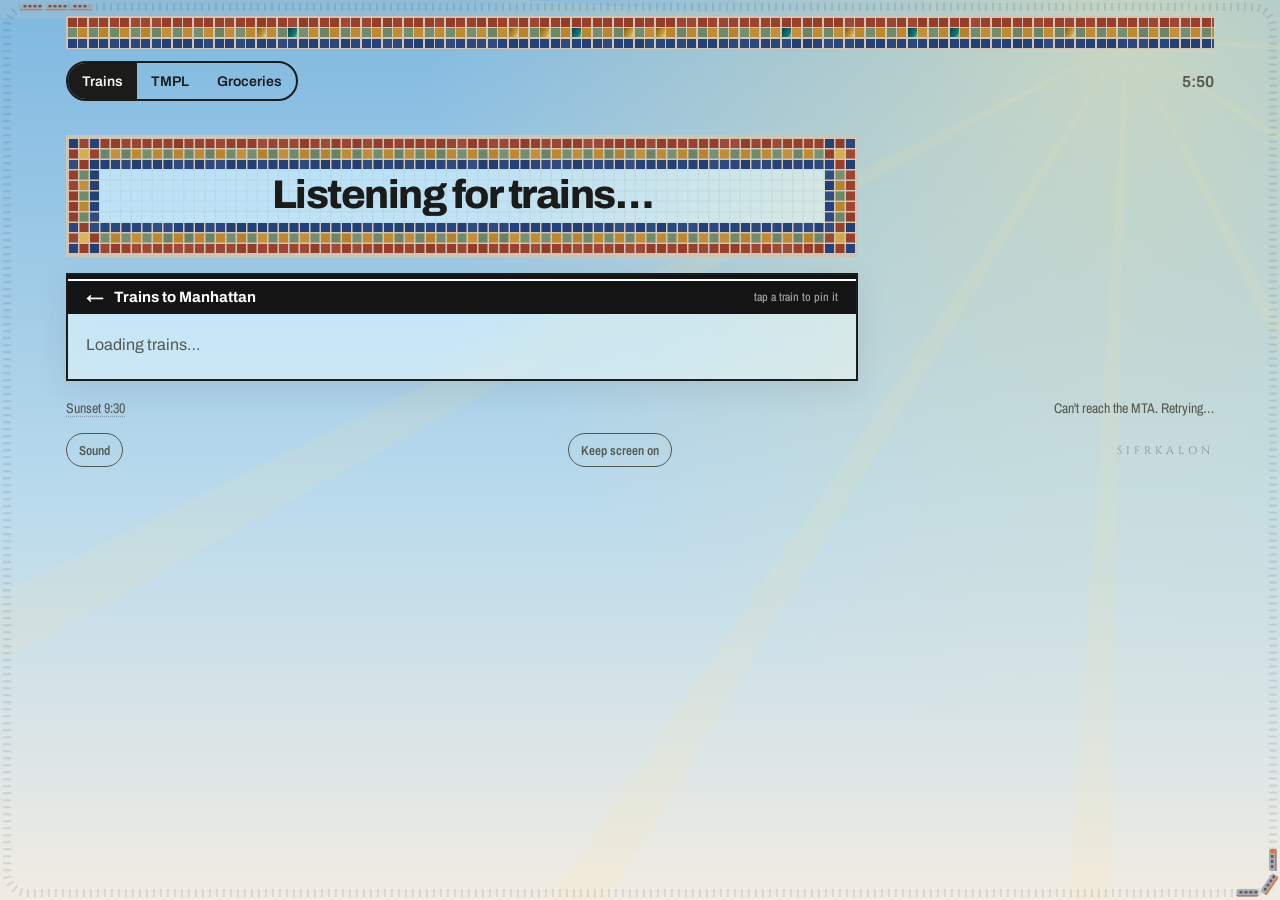
<file: index.html>
<!doctype html>
<html lang="en">
<head>
<meta charset="utf-8">
<meta name="viewport" content="width=device-width, initial-scale=1, viewport-fit=cover">
<meta name="apple-mobile-web-app-capable" content="yes">
<meta name="mobile-web-app-capable" content="yes">
<meta name="apple-mobile-web-app-status-bar-style" content="black-translucent">
<meta name="apple-mobile-web-app-title" content="Time To Go!">
<meta name="theme-color" content="#24427A">
<title>Time To Go!</title>
<link rel="apple-touch-icon" href="apple-touch-icon.png?v=1">
<link rel="icon" type="image/png" sizes="32x32" href="favicon-32.png?v=1">
<link rel="manifest" href="manifest.webmanifest?v=2">
<link rel="preconnect" href="https://fonts.googleapis.com">
<link rel="preconnect" href="https://fonts.gstatic.com" crossorigin>
<link rel="stylesheet" href="https://fonts.googleapis.com/css2?family=Archivo:wght@400;600;800&family=Archivo+Narrow:wght@500;600&family=Cinzel:wght@500;700&display=swap">
<link rel="stylesheet" href="style.css?v=29">
</head>
<body>
<canvas id="sky" aria-hidden="true"></canvas>

<div class="page">
  <header>
    <div class="band" id="band" aria-hidden="true"></div>
    <div class="top">
      <div class="views" role="group" aria-label="View">
        <button type="button" data-view="trains">Trains</button><button type="button" data-view="tmpl">TMPL</button><button type="button" data-view="grocery">Groceries</button>
      </div>
      <span class="spacer"></span>
      <span class="wx" id="wx"></span>
      <span class="clock" id="clock"></span>
    </div>
  </header>

  <div class="main">
    <div class="col">
      <div class="col" id="notes"></div>
      <section class="plaque" id="plaque" aria-live="polite">
        <canvas id="plaque-bg" aria-hidden="true"></canvas>
        <div class="head quiet" id="head">Listening for trains…</div>
        <div class="what" id="what"></div>
        <div class="sub" id="sub"></div>
      </section>
      <section class="list glass" id="list" aria-label="Trains to Manhattan"></section>
      <section class="list glass" id="places" aria-label="Places" hidden></section>
    </div>
    <div class="col">
      <details class="notices glass" id="notices" hidden><summary id="notices-sum">Service notices</summary><div id="alerts"></div></details>
    </div>
  </div>

  <footer class="foot">
    <button type="button" class="skyline" id="skyline" title="Tap for the moon"></button>
    <span id="status"></span>
    <span class="foot2">
      <button type="button" class="pill" id="sound" aria-pressed="false">Sound</button>
      <button type="button" class="pill" id="awake" aria-pressed="false">Keep screen on</button>
      <button type="button" class="sig" id="sig" aria-label="Pretend mode">SIFRKALON</button>
    </span>
  </footer>
</div>

<div class="pretend" id="pretend" hidden></div>
<div class="pr-badge" id="pr-badge" hidden></div>
<div class="toast" id="toast" role="status" hidden></div>

<script src="suncalc.js?v=29"></script>
<script src="data.js?v=29"></script>
<script src="places.js?v=29"></script>
<script src="fx.js?v=29"></script>
<script src="mosaic.js?v=29"></script>
<script src="pretend.js?v=29"></script>
<script src="sound.js?v=29"></script>
<script src="app.js?v=29"></script>
</body>
</html>
</file>
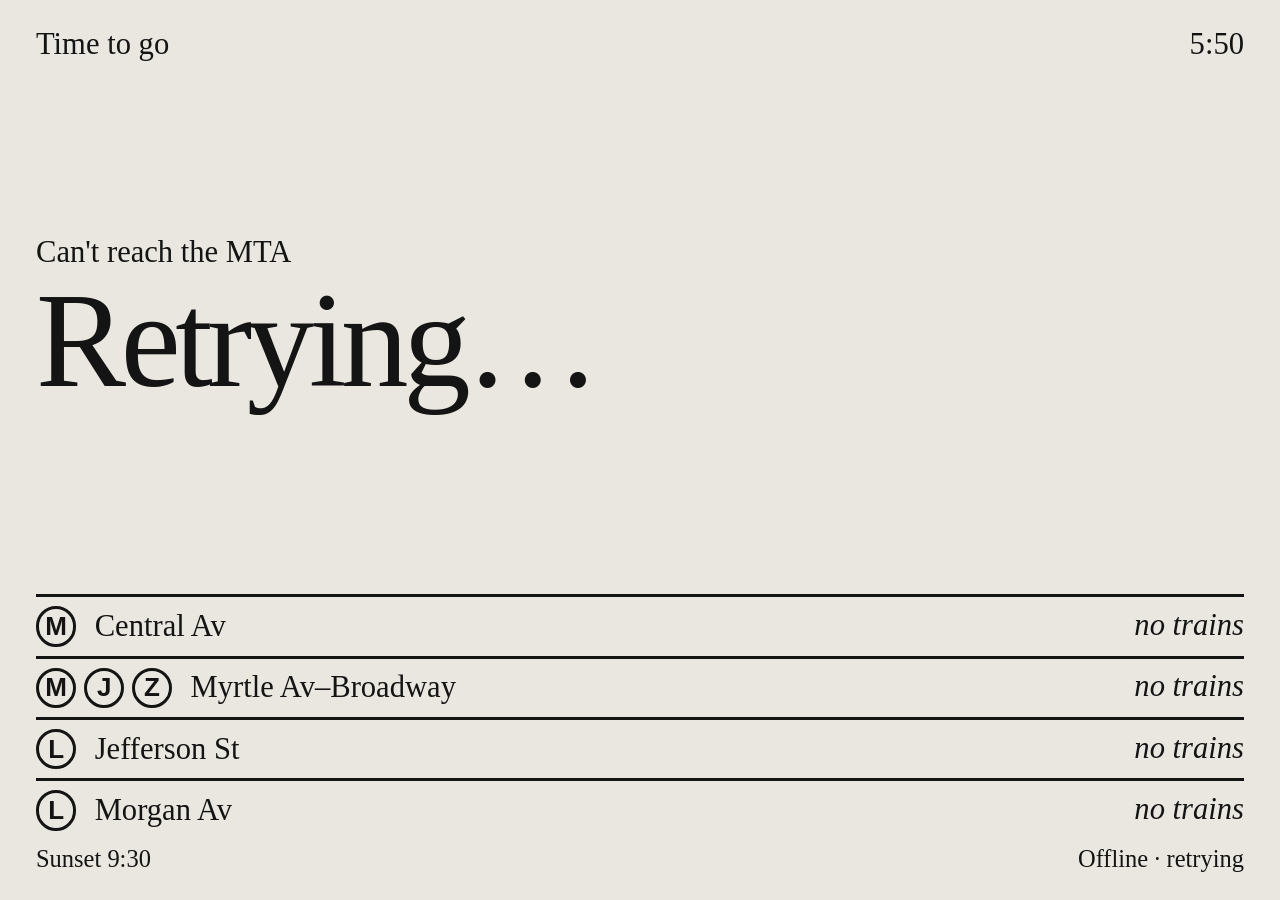
<file: eink/index.html>
<!doctype html>
<html lang="en">
<head>
<meta charset="utf-8">
<meta name="viewport" content="width=device-width, initial-scale=1, viewport-fit=cover">
<meta name="apple-mobile-web-app-capable" content="yes">
<meta name="mobile-web-app-capable" content="yes">
<meta name="apple-mobile-web-app-title" content="Time To Go! Paper">
<meta name="theme-color" content="#e9e7df">
<title>Time To Go! · Paper</title>
<link rel="apple-touch-icon" href="../apple-touch-icon.png?v=1">
<link rel="icon" type="image/png" sizes="32x32" href="../favicon-32.png?v=1">
<link rel="stylesheet" href="eink.css?v=1">
</head>
<body>
<main class="panel" id="panel">
  <div class="top"><span>Time to go</span><span id="clock">--:--</span></div>

  <div class="note" id="note" hidden></div>

  <section class="hero" aria-live="polite">
    <div class="line" id="bestLine">Listening for trains…</div>
    <div class="big" id="big">&nbsp;</div>
  </section>

  <section class="rows" id="rows" aria-label="Trains to Manhattan"></section>

  <div class="foot"><span id="sky">To Manhattan</span><span id="status"></span></div>
</main>

<script src="../suncalc.js?v=29"></script>
<script src="../data.js?v=29"></script>
<script src="eink.js?v=1"></script>
</body>
</html>
</file>
<file: style.css>
/* Trains: a personal departure board for Bushwick.
   Look: old New York subway mosaic over a live sky; at night the Grand Central ceiling with brass-trimmed glass. */

* { box-sizing: border-box; }
html, body { margin: 0; min-height: 100%; }
body { background: #F2EFE8; color: #1B1C1A; font-family: "Archivo", "Helvetica Neue", Helvetica, Arial, sans-serif; -webkit-font-smoothing: antialiased; }
button { font: inherit; cursor: pointer; }
[hidden] { display: none !important; }
:focus-visible { outline: 3px solid #D9B24A; outline-offset: 2px; }

#sky { position: fixed; inset: 0; width: 100vw; height: 100vh; pointer-events: none; z-index: 0; }
.page { position: relative; z-index: 1; display: grid; grid-template-columns: minmax(0, 1fr); gap: 18px; max-width: 1180px; margin: 0 auto;
  padding: max(16px, env(safe-area-inset-top)) 16px max(20px, env(safe-area-inset-bottom)); }

/* ---------- mosaic ---------- */
.band { display: grid; grid-auto-flow: column; grid-template-rows: repeat(3, 9px); grid-auto-columns: 9px; gap: 1.5px; padding: 1.5px; background: #CFC5B2; overflow: hidden; border-radius: 1px; }
.band i { display: block; width: 9px; height: 9px; }
/* jewel tesserae: glass and smalti that catch the light. --a deep, --b body, --h highlight */
.jw { background: linear-gradient(120deg, var(--a) 0%, var(--b) 30%, var(--h) 47%, var(--b) 57%, var(--a) 100%); background-size: 320% 100%; animation: glint var(--t, 4s) ease-in-out infinite; animation-delay: var(--d, 0s); }
@keyframes glint { 0%, 55% { background-position: 100% 0; } 78%, 100% { background-position: 0% 0; } }
.tablet { display: inline-flex; align-items: center; gap: 7px; font-family: "Cinzel", Georgia, serif; font-weight: 700; font-size: 11.5px; letter-spacing: 2px; color: var(--tc, #2F6B5E); }
.tablet::before { content: ""; width: 9px; height: 9px; flex: none; background: linear-gradient(135deg, var(--tc, #2F6B5E) 0 50%, var(--tb, #C08A2E) 50% 100%); }

/* ---------- header ---------- */
.top { display: flex; align-items: center; gap: 12px; margin-top: 12px; }
.spacer { flex: 1; }
.views { display: inline-flex; border: 2px solid currentColor; border-radius: 999px; overflow: hidden; }
.views button { border: 0; background: transparent; color: inherit; padding: 6px 14px; min-height: 36px; font-size: 14px; font-weight: 600; }
.views button[aria-pressed="true"] { background: #1B1C1A; color: #F8F5EE; }
.wx { font-family: "Archivo Narrow", sans-serif; font-size: 15px; color: #3E413B; }
.clock { font-weight: 600; font-variant-numeric: tabular-nums; color: #55584F; }
@media (max-width: 480px) { .top { gap: 8px; } .wx { font-size: 13px; white-space: nowrap; } .wxl { display: none; } }

/* ---------- layout ---------- */
.main { display: grid; gap: 16px; }
.main > * { min-width: 0; }
@media (min-width: 900px) { .main { grid-template-columns: minmax(0, 1fr) 340px; align-items: start; } }
.col { display: grid; gap: 16px; }

/* glass: panels frost whatever sky is behind them */
.glass { background: rgba(252,249,242,0.5); -webkit-backdrop-filter: blur(18px) saturate(1.6); backdrop-filter: blur(18px) saturate(1.6); }

/* ---------- the sign: countdown on a station name tablet ---------- */
.plaque { position: relative; padding: 40px 40px 32px; text-align: center; overflow: hidden; -webkit-backdrop-filter: blur(18px) saturate(1.6); backdrop-filter: blur(18px) saturate(1.6); }
.plaque > canvas { position: absolute; inset: 0; width: 100%; height: 100%; z-index: 0; }
.plaque > div { position: relative; z-index: 1; }
@media (max-width: 480px) { .plaque { padding: 34px 32px 28px; } .plaque .sub { font-size: 13px; } }
.head { font-weight: 800; font-size: clamp(34px, 9vw, 64px); line-height: 1; letter-spacing: -1.5px; white-space: nowrap; font-variant-numeric: tabular-nums; }
.head.now { color: #7A2E2A; }
.head.quiet { white-space: normal; font-size: clamp(26px, 7vw, 40px); }
/* the number, gilded on black glass like an old transom numeral. Tap it. */
.head em { font-style: normal; display: inline-block; padding: 0.02em 0.22em 0.06em; margin: 0 0.04em; border-radius: 0.12em; vertical-align: 0.02em; cursor: pointer;
  background: #121212; box-shadow: inset 0 0 0 2px #121212, inset 0 0 0 3.5px #B8913A, 0 2px 0 rgba(0,0,0,0.12); }
.gilt { background: linear-gradient(105deg, #8E6B1E 0%, #D9B24A 28%, #FFF2BF 44%, #E8C766 52%, #A57C25 70%, #F3D98A 86%, #8E6B1E 100%); background-size: 260% 100%;
  -webkit-background-clip: text; background-clip: text; color: transparent; filter: drop-shadow(0 1px 0 #3A2A0C); animation: gilt 6s ease-in-out infinite; }
@keyframes gilt { 0%, 60% { background-position: 100% 0; } 85%, 100% { background-position: 0% 0; } }
.head em.flash { animation: pop 0.5s ease-out; }
.head em.flash .gilt { animation: giltFlash 0.9s ease-out; }
@keyframes pop { 30% { transform: scale(1.12) rotate(-2deg); box-shadow: inset 0 0 0 2px #121212, inset 0 0 0 3.5px #FFE7A0, 0 0 24px rgba(255,214,120,0.8); } }
@keyframes giltFlash { from { background-position: 100% 0; } to { background-position: 0% 0; } }
.what { margin-top: 10px; font-size: 18px; line-height: 1.35; }
.what b { font-weight: 800; }
.sub { color: #55584F; font-family: "Archivo Narrow", sans-serif; font-size: 15px; margin-top: 4px; }

/* ---------- notes (weather, late night) ---------- */
.note { border: 2px solid #C08A2E; border-left-width: 8px; padding: 10px 14px; }
.note.blue { border-color: #24427A; }
.note b { display: block; font-size: 16px; }
.note span { font-family: "Archivo Narrow", sans-serif; font-size: 14px; color: #55584F; }

/* ---------- service notices, tucked away ---------- */
.notices { border: 1px solid #B9B09C; }
.notices summary { padding: 10px 14px; font-family: "Cinzel", Georgia, serif; letter-spacing: 2px; font-size: 13px; cursor: pointer; list-style-position: inside; }
.notices > div { display: grid; gap: 10px; padding: 0 12px 12px; }
.alert { background: #24427A; color: #F8F5EE; border: 3px solid #F8F5EE; outline: 2px solid #24427A; padding: 10px 14px; font-size: 15px; line-height: 1.35; }
.alert small { display: block; font-family: "Cinzel", serif; letter-spacing: 3px; font-size: 11px; opacity: 0.85; margin-bottom: 3px; }
.chip { display: inline-block; margin-left: 6px; padding: 1px 7px; border-radius: 999px; background: #24427A; color: #F8F5EE; font-family: "Archivo Narrow", sans-serif; font-size: 11px; letter-spacing: 0.5px; vertical-align: 2px; }
.chip.pin { background: #B8913A; color: #121212; }

/* ---------- the list ---------- */
.list { border: 2px solid #1B1C1A; padding: 0 18px 8px; box-shadow: inset 0 1px 0 rgba(255,255,255,0.75), 0 8px 30px rgba(40,50,70,0.10); }
.sign { margin: 0 -18px 4px; background: #141414; color: #FFFFFF; padding: 9px 18px 8px; border-top: 4px solid #141414; box-shadow: inset 0 2px 0 #FFFFFF; font-weight: 700; font-size: 15px; display: flex; align-items: center; gap: 10px; }
.sign .arrow { font-size: 18px; line-height: 1; }
.sign .hint { margin-left: auto; font-family: "Archivo Narrow", sans-serif; font-weight: 500; font-size: 12px; opacity: 0.6; }
.empty { padding: 18px 0; color: #55584F; }

.row { display: grid; grid-template-columns: 36px minmax(0, 1fr) auto; gap: 14px; align-items: center; padding: 14px 6px; margin: 0 -6px; border-bottom: 1px solid #E2DCCD; cursor: pointer; border-radius: 6px; }
.row:last-child { border-bottom: 0; }
.row.pinned { background: rgba(217,178,74,0.16); box-shadow: inset 0 0 0 2px rgba(184,145,58,0.7); }
@media (max-width: 600px) {
  .row { grid-template-columns: 36px minmax(0, 1fr); grid-template-areas: "b i" "t t"; row-gap: 8px; }
  .row .bullet { grid-area: b; } .row .info { grid-area: i; text-align: left; } .row .line1 { justify-content: flex-start; } .row .track { grid-area: t; }
}
.bullet { width: 34px; height: 34px; border-radius: 50%; color: #fff; display: grid; place-items: center; font-weight: 800; font-size: 18px; font-family: "Helvetica Neue", Helvetica, Arial, sans-serif; }
.track { position: relative; height: 34px; min-width: 60px; }
.track .rail { position: absolute; left: 0; right: 14px; top: 13px; height: 8px; display: flex; gap: 2px; overflow: hidden; }
.track .rail i { flex: none; height: 8px; display: block; }
.track .stn { position: absolute; right: 0; top: 6px; width: 22px; height: 22px; border-radius: 50%; background: #F8F5EE; border: 5px solid #1B1C1A; }
/* the little car is a real NYC subway car in miniature: brushed stainless, a row of windows, a sloped cab
   at the front, and the line's round route sign glowing on the nose */
.track .car { position: absolute; top: 7px; width: 36px; height: 20px; border-radius: 4px 9px 6px 4px; transition: left 1s linear;
  background: linear-gradient(180deg, #F2F3F5 0%, #C9CDD3 45%, #A9AEB6 100%);
  box-shadow: inset 0 0 0 1px rgba(30,32,36,0.55), 0 1px 2px rgba(0,0,0,0.25); }
.track .car::before { content: ""; position: absolute; left: 3px; right: 9px; top: 4px; height: 6px; border-radius: 1px;   /* windows */
  background: repeating-linear-gradient(90deg, #2A2E36 0 1px, #F1D48A 1px 5px, #2A2E36 5px 6px); }
.track .car::after { content: ""; position: absolute; left: 1px; right: 1px; bottom: 4px; height: 1.5px; background: var(--rc); opacity: 0.85; }   /* a thin route-color stripe */
.track .car b { position: absolute; right: 2px; top: 3px; width: 8px; height: 8px; border-radius: 50%; background: var(--rc);
  color: #fff; font: 800 6px/8px Archivo, sans-serif; text-align: center; box-shadow: 0 0 4px var(--rc); }
/* a quick shiver through the rail and the car every several seconds */
.track .rail, .track .car { animation: rumble var(--rt, 9s) linear infinite; animation-delay: var(--rd, 0s); }
.row.go .track .rail, .row.go .track .car { --rt: 3.2s; }
@keyframes rumble {
  0%, 90%, 100% { transform: translate(0, 0); }
  91% { transform: translate(0.4px, -0.7px); } 92.5% { transform: translate(-0.4px, 0.6px); }
  94% { transform: translate(0.3px, -0.5px); } 95.5% { transform: translate(-0.2px, 0.4px); } 97% { transform: translate(0.1px, -0.2px); }
}
.row.go .stn { animation: pulse 1.2s ease-in-out infinite; }
@keyframes pulse { 50% { box-shadow: 0 0 0 7px rgba(122,46,42,0.25); } }
.info { text-align: right; min-width: 118px; }
.line1 { display: flex; align-items: center; justify-content: flex-end; flex-wrap: wrap; gap: 4px 8px; }
.leave { font-weight: 800; font-size: 20px; font-variant-numeric: tabular-nums; }
.walk { display: inline-flex; align-items: center; gap: 4px; padding: 2px 9px 2px 6px; border-radius: 999px; background: #E9E3D6; color: #3E413B; font-family: "Archivo Narrow", sans-serif; font-weight: 600; font-size: 13px; white-space: nowrap; }
.walk svg { width: 13px; height: 13px; }
.stnname { margin-top: 4px; }
.next { font-family: "Archivo Narrow", sans-serif; font-size: 13px; color: #6B6E68; }
.next b { font-weight: 600; color: #3E413B; }

/* places (TMPL, groceries) */
.prow { display: grid; grid-template-columns: 74px minmax(0, 1fr); gap: 14px; align-items: center; padding: 14px 0; border-bottom: 1px solid #E2DCCD; }
.prow:last-child { border-bottom: 0; }
.pmin { font-weight: 800; font-size: 40px; line-height: 0.9; letter-spacing: -1.5px; color: #24427A; font-variant-numeric: tabular-nums; text-align: right; }
.pmin small { display: block; font-size: 13px; letter-spacing: 0; color: #55584F; font-weight: 600; margin-top: 4px; }
.prow.top .pmin { font-size: 56px; color: #7A2E2A; }
.pdoing { font-size: 19px; font-weight: 800; }
.prow.top .pdoing { font-size: 24px; }
.pname { margin-top: 4px; }
.phow { font-family: "Archivo Narrow", sans-serif; font-size: 14px; color: #55584F; margin-top: 3px; }
.phow b { color: #1B1C1A; }

/* ---------- footer ---------- */
.foot { display: flex; flex-wrap: wrap; gap: 6px 18px; justify-content: space-between; font-family: "Archivo Narrow", sans-serif; font-size: 14px; color: #55584F; }
.skyline { background: none; border: 0; padding: 0; color: inherit; font: inherit; text-decoration: underline dotted rgba(0,0,0,0.25); text-underline-offset: 3px; }
.foot2 { display: flex; align-items: center; gap: 14px; width: 100%; justify-content: space-between; margin-top: 10px; }
.pill { border: 1.5px solid currentColor; background: transparent; color: inherit; min-height: 34px; font-size: 13px; padding: 4px 12px; border-radius: 999px; font-weight: 600; }
.pill[aria-pressed="true"] { background: #1B1C1A; color: #F8F5EE; border-color: #1B1C1A; }
.sig { background: none; border: 0; padding: 6px 0; color: inherit; font-family: "Cinzel", Georgia, serif; font-size: 11px; letter-spacing: 4px; opacity: 0.55; }

/* a little message that floats up and fades */
.toast { position: fixed; left: 50%; bottom: max(24px, calc(env(safe-area-inset-bottom) + 16px)); transform: translateX(-50%); z-index: 45; max-width: calc(100vw - 32px);
  background: rgba(18,18,18,0.88); color: #F4EBD0; padding: 10px 16px; border-radius: 14px; font-size: 14px; line-height: 1.35; text-align: center; box-shadow: 0 10px 30px rgba(0,0,0,0.25);
  -webkit-backdrop-filter: blur(8px); backdrop-filter: blur(8px); transition: opacity 0.4s ease; }
.toast.out { opacity: 0; }

/* ---------- pretend panel (tap SIFRKALON) ---------- */
.pretend { position: fixed; left: 50%; bottom: max(12px, env(safe-area-inset-bottom)); transform: translateX(-50%); width: min(560px, calc(100vw - 24px)); max-height: 70vh; overflow: auto; z-index: 50;
  background: #161616; color: #F4EFE3; border-radius: 14px; padding: 14px 16px 16px; box-shadow: 0 12px 40px rgba(0,0,0,0.35); font-size: 14px; }
.pr-head { display: flex; align-items: center; gap: 10px; margin-bottom: 8px; }
.pr-head b { flex: 1; font-size: 15px; }
.pr-head button { background: none; border: 1px solid #555; color: #F4EFE3; border-radius: 999px; padding: 5px 12px; font-size: 13px; }
.pr-group { padding: 8px 0; border-top: 1px solid #2A2A2A; }
.pr-group > span { display: block; font-size: 12px; color: #A8A091; margin-bottom: 6px; letter-spacing: 0.5px; }
.pr-group > div { display: flex; flex-wrap: wrap; gap: 6px; }
.pr-chip { background: #222; color: #F4EFE3; border: 1px solid #3A3A3A; border-radius: 999px; padding: 6px 12px; min-height: 34px; font-size: 13px; }
.pr-chip[aria-pressed="true"] { background: #D9B24A; color: #161616; border-color: #D9B24A; font-weight: 700; }
.pr-badge { position: fixed; top: max(8px, env(safe-area-inset-top)); left: 50%; transform: translateX(-50%); z-index: 40; background: #D9B24A; color: #161616; font: 700 12px "Archivo", sans-serif;
  padding: 5px 12px; border-radius: 999px; box-shadow: 0 4px 14px rgba(0,0,0,0.2); pointer-events: none; }

/* ---------- night: dark teal glass trimmed in brass, under the Grand Central ceiling ---------- */
body.dark .clock, body.dark .foot, body.dark .wx, body.dark .views { color: #F1EEE6; }
body.dark .views button[aria-pressed="true"], body.dark .pill[aria-pressed="true"] { background: #F1EEE6; color: #1B1C1A; border-color: #F1EEE6; }
body.dark .skyline { text-decoration-color: rgba(255,255,255,0.3); }
body.dark .glass { background: rgba(10, 30, 31, 0.45); }
body.dark .list { background: rgba(10, 30, 31, 0.4); border-color: rgba(217, 178, 74, 0.55); -webkit-backdrop-filter: blur(9px) saturate(1.3); backdrop-filter: blur(9px) saturate(1.3); box-shadow: none; }
body.dark .head, body.dark .what, body.dark .what b, body.dark .leave, body.dark .pdoing { color: #F4EBD0; }
body.dark .head.now { color: #F0B08A; }
body.dark .sub, body.dark .note span { color: #AFC0BA; }
body.dark .sign { box-shadow: inset 0 2px 0 #D9B24A; }
body.dark .row, body.dark .prow { border-bottom-color: rgba(233, 200, 106, 0.16); }
body.dark .row.pinned { background: rgba(217,178,74,0.14); }
body.dark .walk { background: rgba(244, 235, 208, 0.10); color: #E6DCC6; }
body.dark .next, body.dark .phow, body.dark .empty, body.dark .pmin small { color: #9FB2AC; }
body.dark .next b, body.dark .phow b { color: #E6DCC6; }
body.dark .tablet { color: #E9D29A; }
body.dark .pmin { color: #E9C86A; }
body.dark .prow.top .pmin { color: #F0B08A; }
body.dark .track .stn { background: #0F2627; border-color: #F4EBD0; }
body.dark .track .car { background: linear-gradient(180deg, #D9DCE1 0%, #A4A9B1 55%, #7E848D 100%); box-shadow: inset 0 0 0 1px rgba(0,0,0,0.6), 0 0 6px rgba(241,212,138,0.25); }
body.dark .track .car::before { background: repeating-linear-gradient(90deg, #1E2228 0 1px, #FFE2A0 1px 5px, #1E2228 5px 6px); box-shadow: 0 0 5px rgba(255,214,140,0.55); }
body.dark .note, body.dark .notices { border-color: rgba(217, 178, 74, 0.6); color: #F4EBD0; }
body.dark .note.blue { border-color: rgba(140, 170, 230, 0.7); }

@media (prefers-reduced-motion: reduce) {
  .jw { animation: none; background-position: 40% 0; }
  .gilt, .head em.flash, .head em.flash .gilt { animation: none; }
  .track .rail, .track .car, .row.go .stn { animation: none; }
  .track .car { transition: none; }
}
</file>
<file: eink/eink.css>
:root { --paper: #e9e7df; --ink: #141414; }
* { box-sizing: border-box; }
html, body { margin: 0; height: 100%; background: var(--paper); color: var(--ink); }
body { font-family: Georgia, "Times New Roman", serif; -webkit-font-smoothing: antialiased; }

.panel {
  height: 100vh; height: 100dvh; display: flex; flex-direction: column;
  padding: max(3vmin, env(safe-area-inset-top)) max(4vmin, env(safe-area-inset-right)) max(3vmin, env(safe-area-inset-bottom)) max(4vmin, env(safe-area-inset-left));
  font-size: 3.4vmin;
}
.panel.flash { filter: invert(1); }

.top, .foot { display: flex; justify-content: space-between; gap: 2vmin; }
.foot { font-size: 0.8em; margin-top: 1.6vmin; }

.note { border: 0.35vmin solid var(--ink); padding: 1vmin 1.6vmin; margin-top: 1.6vmin; }
.note b { font-weight: 700; }

.hero { flex: 1; display: flex; flex-direction: column; justify-content: center; min-height: 0; }
.line { font-size: 1em; }
.big { font-size: 15vmin; line-height: 1.05; letter-spacing: -0.04em; }

.row { display: flex; align-items: baseline; justify-content: space-between; gap: 2vmin;
       border-top: 0.4vmin solid var(--ink); padding: 1vmin 0 0; margin-top: 1vmin; }
.stn { display: flex; align-items: center; gap: 0.6em; white-space: nowrap; }
.bullets { display: inline-flex; gap: 0.25em; }
.bullet { display: inline-flex; width: 1.55em; height: 1.55em; border-radius: 50%; border: 0.4vmin solid var(--ink);
          align-items: center; justify-content: center; font-family: Helvetica, Arial, sans-serif; font-weight: 700; font-size: 0.85em; }
.times { text-align: right; white-space: nowrap; }
.dim { opacity: 1; font-style: italic; }

@media (orientation: portrait) {
  .panel { font-size: 4.2vmin; }
  .big { font-size: 13.5vmin; }
}
</file>
